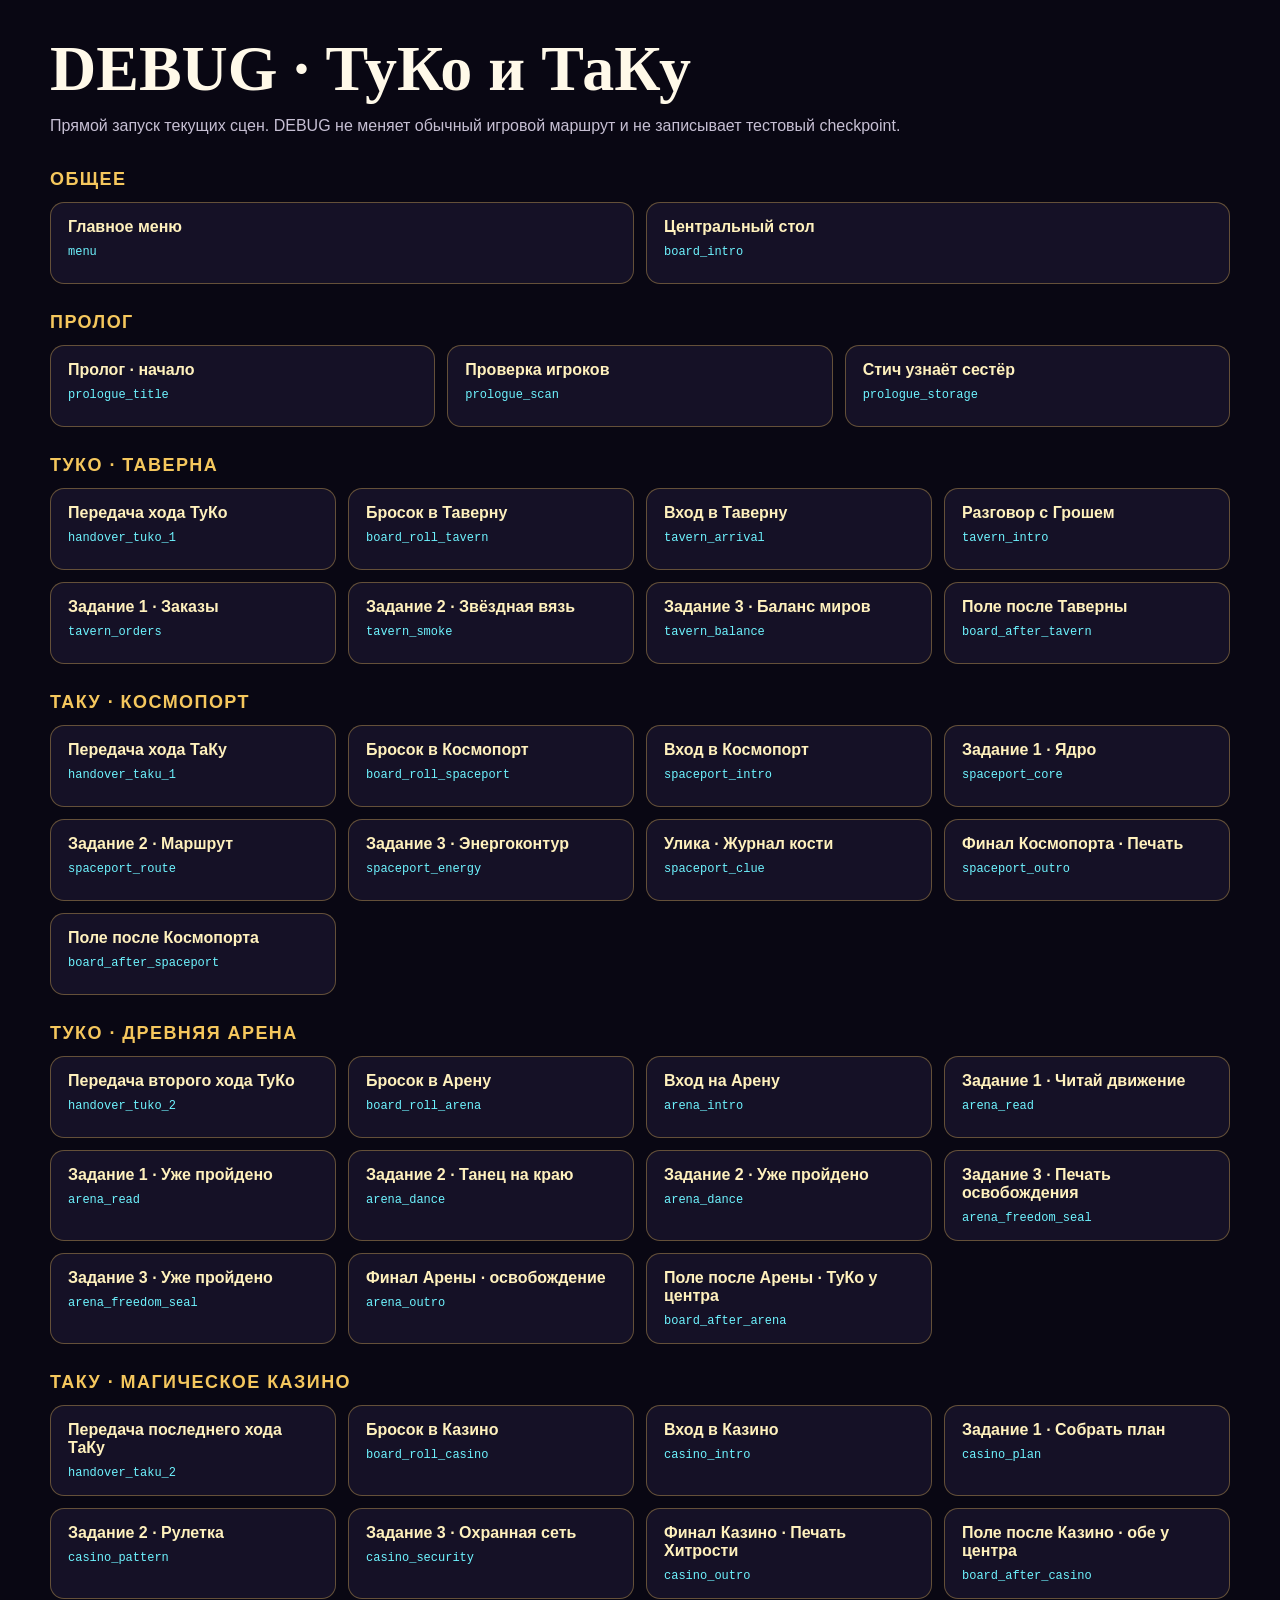
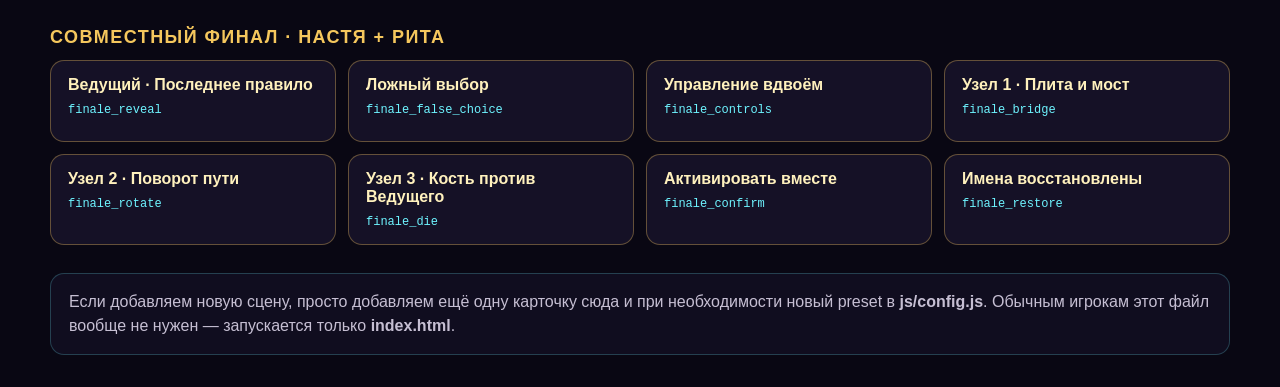
<file: DEBUG.html>
<!doctype html>
<html lang="ru">
<head>
    <meta charset="utf-8">
    <meta name="viewport" content="width=device-width, initial-scale=1">
    <title>DEBUG · ТуКо и ТаКу</title>
    <style>
        :root { color-scheme: dark; font-family: "Segoe UI", Arial, sans-serif; }
        * { box-sizing: border-box; }
        body {
            margin: 0;
            min-height: 100vh;
            padding: 32px;
            color: #fff9e9;
            background: #090713;
        }
        main { width: min(1180px, 100%); margin: 0 auto; }
        h1 { margin: 0 0 8px; font-family: Georgia, serif; font-size: clamp(36px, 5vw, 68px); }
        .lead { margin: 0 0 30px; color: #c6bfd3; line-height: 1.55; }
        .group { margin: 28px 0; }
        .group h2 { margin: 0 0 12px; color: #f5c75d; font-size: 18px; letter-spacing: .08em; text-transform: uppercase; }
        .grid { display: grid; grid-template-columns: repeat(auto-fit, minmax(240px, 1fr)); gap: 12px; }
        a {
            display: block;
            min-height: 82px;
            padding: 15px 17px;
            border: 1px solid rgba(245,199,93,.35);
            border-radius: 14px;
            color: #fff9e9;
            background: #151126;
            text-decoration: none;
            transition: transform .15s ease, border-color .15s ease;
        }
        a:hover { transform: translateY(-2px); border-color: #f5c75d; }
        a strong { display:block; margin-bottom: 5px; color:#fff1bd; }
        a code { color:#6ef4ff; font-size:12px; }
        .note {
            margin-top: 28px;
            padding: 16px 18px;
            border: 1px solid rgba(110,244,255,.22);
            border-radius: 14px;
            color: #c6bfd3;
            background: rgba(21,17,38,.7);
            line-height: 1.5;
        }
    </style>
</head>
<body>
<main>
    <h1>DEBUG · ТуКо и ТаКу</h1>
    <p class="lead">Прямой запуск текущих сцен. DEBUG не меняет обычный игровой маршрут и не записывает тестовый checkpoint.</p>

    <section class="group">
        <h2>Общее</h2>
        <div class="grid">
            <a href="index.html"><strong>Главное меню</strong><code>menu</code></a>
            <a href="index.html?scene=board_intro&preset=fresh"><strong>Центральный стол</strong><code>board_intro</code></a>
        </div>
    </section>

    <section class="group">
        <h2>Пролог</h2>
        <div class="grid">
            <a href="index.html?scene=prologue_title&preset=fresh"><strong>Пролог · начало</strong><code>prologue_title</code></a>
            <a href="index.html?scene=prologue_scan&preset=fresh"><strong>Проверка игроков</strong><code>prologue_scan</code></a>
            <a href="index.html?scene=prologue_storage&preset=fresh"><strong>Стич узнаёт сестёр</strong><code>prologue_storage</code></a>
        </div>
    </section>

    <section class="group">
        <h2>ТуКо · Таверна</h2>
        <div class="grid">
            <a href="index.html?scene=handover_tuko_1&preset=fresh"><strong>Передача хода ТуКо</strong><code>handover_tuko_1</code></a>
            <a href="index.html?scene=board_roll_tavern&preset=fresh"><strong>Бросок в Таверну</strong><code>board_roll_tavern</code></a>
            <a href="index.html?scene=tavern_arrival&preset=after_tuko_roll"><strong>Вход в Таверну</strong><code>tavern_arrival</code></a>
            <a href="index.html?scene=tavern_intro&preset=after_tuko_roll"><strong>Разговор с Грошем</strong><code>tavern_intro</code></a>
            <a href="index.html?scene=tavern_orders&preset=after_tuko_roll"><strong>Задание 1 · Заказы</strong><code>tavern_orders</code></a>
            <a href="index.html?scene=tavern_smoke&preset=tavern_task1_done"><strong>Задание 2 · Звёздная вязь</strong><code>tavern_smoke</code></a>
            <a href="index.html?scene=tavern_balance&preset=tavern_task2_done"><strong>Задание 3 · Баланс миров</strong><code>tavern_balance</code></a>
            <a href="index.html?scene=board_after_tavern&preset=tavern_done"><strong>Поле после Таверны</strong><code>board_after_tavern</code></a>
        </div>
    </section>

    <section class="group">
        <h2>ТаКу · Космопорт</h2>
        <div class="grid">
            <a href="index.html?scene=handover_taku_1&preset=tavern_done"><strong>Передача хода ТаКу</strong><code>handover_taku_1</code></a>
            <a href="index.html?scene=board_roll_spaceport&preset=tavern_done"><strong>Бросок в Космопорт</strong><code>board_roll_spaceport</code></a>
            <a href="index.html?scene=spaceport_intro&preset=spaceport_open"><strong>Вход в Космопорт</strong><code>spaceport_intro</code></a>
            <a href="index.html?scene=spaceport_core&preset=spaceport_open"><strong>Задание 1 · Ядро</strong><code>spaceport_core</code></a>
            <a href="index.html?scene=spaceport_route&preset=spaceport_core_done"><strong>Задание 2 · Маршрут</strong><code>spaceport_route</code></a>
            <a href="index.html?scene=spaceport_energy&preset=spaceport_route_done"><strong>Задание 3 · Энергоконтур</strong><code>spaceport_energy</code></a>
            <a href="index.html?scene=spaceport_clue&preset=spaceport_done"><strong>Улика · Журнал кости</strong><code>spaceport_clue</code></a>
            <a href="index.html?scene=spaceport_outro&preset=spaceport_done"><strong>Финал Космопорта · Печать</strong><code>spaceport_outro</code></a>
            <a href="index.html?scene=board_after_spaceport&preset=spaceport_done"><strong>Поле после Космопорта</strong><code>board_after_spaceport</code></a>
        </div>
    </section>

    <section class="group">
        <h2>ТуКо · Древняя арена</h2>
        <div class="grid">
            <a href="index.html?scene=handover_tuko_2&preset=after_spaceport"><strong>Передача второго хода ТуКо</strong><code>handover_tuko_2</code></a>
            <a href="index.html?scene=board_roll_arena&preset=after_spaceport"><strong>Бросок в Арену</strong><code>board_roll_arena</code></a>
            <a href="index.html?scene=arena_intro&preset=arena_open"><strong>Вход на Арену</strong><code>arena_intro</code></a>
            <a href="index.html?scene=arena_read&preset=arena_open"><strong>Задание 1 · Читай движение</strong><code>arena_read</code></a>
            <a href="index.html?scene=arena_read&preset=arena_read_done"><strong>Задание 1 · Уже пройдено</strong><code>arena_read</code></a>
            <a href="index.html?scene=arena_dance&preset=arena_read_done"><strong>Задание 2 · Танец на краю</strong><code>arena_dance</code></a>
            <a href="index.html?scene=arena_dance&preset=arena_dance_done"><strong>Задание 2 · Уже пройдено</strong><code>arena_dance</code></a>
            <a href="index.html?scene=arena_freedom_seal&preset=arena_dance_done"><strong>Задание 3 · Печать освобождения</strong><code>arena_freedom_seal</code></a>
            <a href="index.html?scene=arena_freedom_seal&preset=arena_done"><strong>Задание 3 · Уже пройдено</strong><code>arena_freedom_seal</code></a>
            <a href="index.html?scene=arena_outro&preset=arena_done"><strong>Финал Арены · освобождение</strong><code>arena_outro</code></a>
            <a href="index.html?scene=board_after_arena&preset=arena_done"><strong>Поле после Арены · ТуКо у центра</strong><code>board_after_arena</code></a>
        </div>
    </section>

    <section class="group">
        <h2>ТаКу · Магическое казино</h2>
        <div class="grid">
            <a href="index.html?scene=handover_taku_2&preset=arena_done"><strong>Передача последнего хода ТаКу</strong><code>handover_taku_2</code></a>
            <a href="index.html?scene=board_roll_casino&preset=arena_done"><strong>Бросок в Казино</strong><code>board_roll_casino</code></a>
            <a href="index.html?scene=casino_intro&preset=casino_open"><strong>Вход в Казино</strong><code>casino_intro</code></a>
            <a href="index.html?scene=casino_plan&preset=casino_open"><strong>Задание 1 · Собрать план</strong><code>casino_plan</code></a>
            <a href="index.html?scene=casino_pattern&preset=casino_plan_done"><strong>Задание 2 · Рулетка</strong><code>casino_pattern</code></a>
            <a href="index.html?scene=casino_security&preset=casino_pattern_done"><strong>Задание 3 · Охранная сеть</strong><code>casino_security</code></a>
            <a href="index.html?scene=casino_outro&preset=casino_done"><strong>Финал Казино · Печать Хитрости</strong><code>casino_outro</code></a>
            <a href="index.html?scene=board_after_casino&preset=casino_done"><strong>Поле после Казино · обе у центра</strong><code>board_after_casino</code></a>
        </div>
    </section>

    <section class="group">
        <h2>Совместный финал · Настя + Рита</h2>
        <div class="grid">
            <a href="index.html?scene=finale_reveal&preset=finale_open"><strong>Ведущий · Последнее правило</strong><code>finale_reveal</code></a>
            <a href="index.html?scene=finale_false_choice&preset=finale_open"><strong>Ложный выбор</strong><code>finale_false_choice</code></a>
            <a href="index.html?scene=finale_controls&preset=finale_rule_broken"><strong>Управление вдвоём</strong><code>finale_controls</code></a>
            <a href="index.html?scene=finale_bridge&preset=finale_rule_broken"><strong>Узел 1 · Плита и мост</strong><code>finale_bridge</code></a>
            <a href="index.html?scene=finale_rotate&preset=finale_bridge_done"><strong>Узел 2 · Поворот пути</strong><code>finale_rotate</code></a>
            <a href="index.html?scene=finale_die&preset=finale_rotate_done"><strong>Узел 3 · Кость против Ведущего</strong><code>finale_die</code></a>
            <a href="index.html?scene=finale_confirm&preset=finale_die_done"><strong>Активировать вместе</strong><code>finale_confirm</code></a>
            <a href="index.html?scene=finale_restore&preset=finale_confirm_done"><strong>Имена восстановлены</strong><code>finale_restore</code></a>
        </div>
    </section>

    <div class="note">
        Если добавляем новую сцену, просто добавляем ещё одну карточку сюда и при необходимости новый preset в <b>js/config.js</b>.
        Обычным игрокам этот файл вообще не нужен — запускается только <b>index.html</b>.
    </div>
</main>
</body>
</html>
</file>
